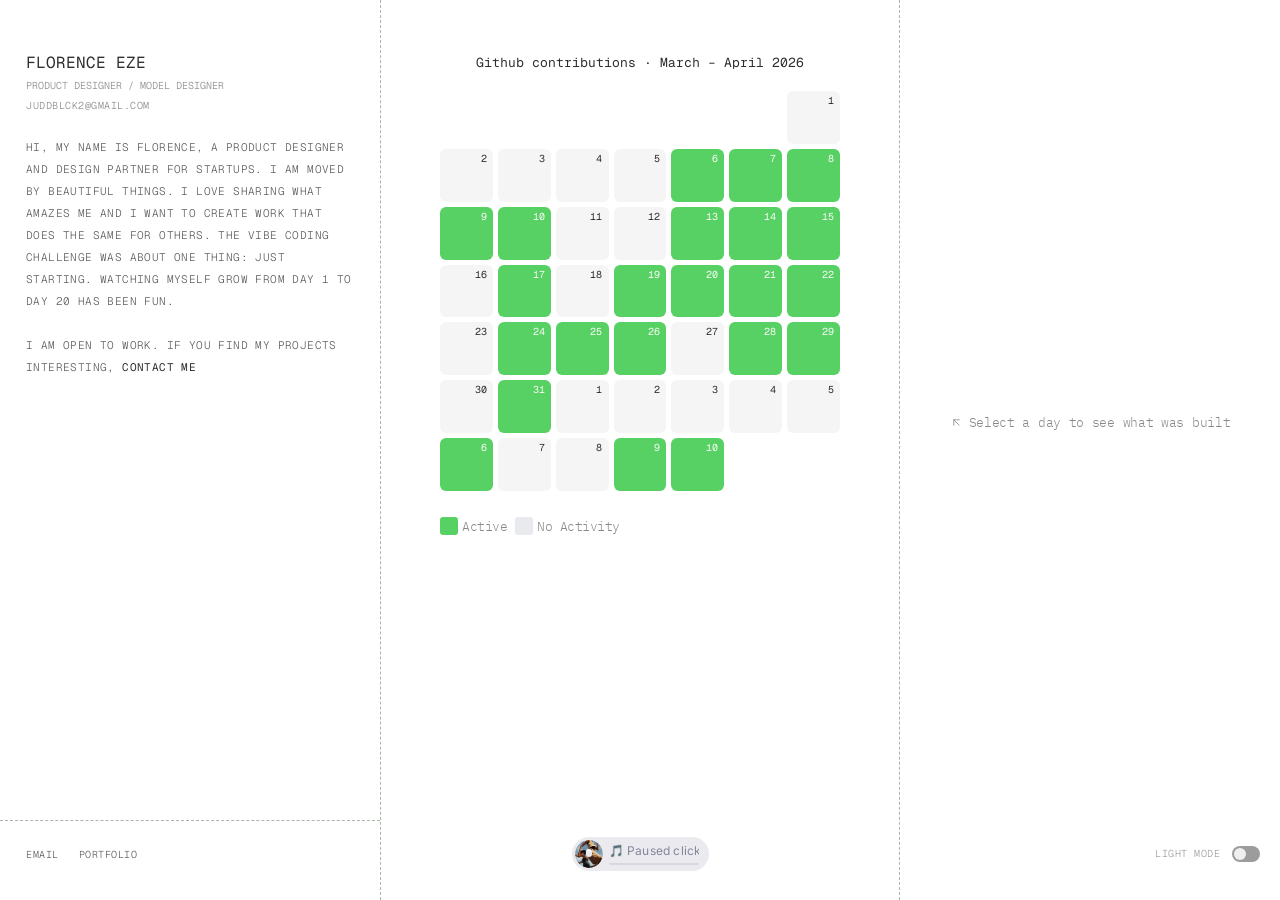
<file: index.html>
<!DOCTYPE html>
<html lang="en">
<head>
  <meta charset="UTF-8" />
  <meta name="viewport" content="width=device-width, initial-scale=1.0" />
  <title>Florence Eze — Portfolio</title>
  <link rel="icon" href="favicon.svg" type="image/svg+xml" />
  <link rel="preconnect" href="https://fonts.googleapis.com" />
  <link rel="preconnect" href="https://fonts.gstatic.com" crossorigin />
  <link href="https://fonts.googleapis.com/css2?family=Geist+Mono:wght@300;400;500&family=IBM+Plex+Mono:wght@300;400&family=Inter:wght@300;400&display=swap" rel="stylesheet" />
  <meta name="description" content="Florence Eze — Product designer and design partner for startups. 20+ days of daily builds showcasing UI, product, and AI-powered design work." />
  <meta name="author" content="Florence Eze" />
  <link rel="canonical" href="https://vibe-coding.vercel.app/" />
  <!-- Open Graph / social preview -->
  <meta property="og:type" content="website" />
  <meta property="og:url" content="https://vibe-coding.vercel.app/" />
  <meta property="og:title" content="Florence Eze — Portfolio" />
  <meta property="og:description" content="Product designer and design partner for startups. 20+ days of daily builds." />
  <meta property="og:image" content="https://vibe-coding.vercel.app/projects/og-image.png" />
  <meta property="og:image:width" content="1200" />
  <meta property="og:image:height" content="630" />
  <meta property="og:image:alt" content="Uppercase mono title card reading 20 days of vibe coding, beside a GitHub contribution calendar for March to April 2026." />
  <meta property="og:site_name" content="Florence Eze" />
  <meta name="twitter:card" content="summary_large_image" />
  <meta name="twitter:title" content="Florence Eze — Portfolio" />
  <meta name="twitter:description" content="Product designer and design partner for startups. 20+ days of daily builds showcasing UI, product, and AI-powered design work." />
  <meta name="twitter:image" content="https://vibe-coding.vercel.app/projects/og-image.png" />
  <meta name="twitter:image:alt" content="Uppercase mono title card reading 20 days of vibe coding, beside a GitHub contribution calendar for March to April 2026." />
  <link rel="stylesheet" href="styles.css" />
  <script type="application/ld+json">
  {
    "@context": "https://schema.org",
    "@type": "Person",
    "name": "Florence Eze",
    "url": "https://vibe-coding.vercel.app/",
    "email": "juddblck2@gmail.com",
    "jobTitle": "Product Designer",
    "description": "Product designer and design partner for startups. 20+ days of daily builds showcasing UI, product, and AI-powered design work.",
    "sameAs": [
      "https://www.florenceeze.com/"
    ]
  }
  </script>
</head>
<body>

<!-- ── Mobile top nav (hidden on desktop) ── -->
<header class="mobile-header" id="mobile-header">
  <span class="mobile-brand">Florence</span>
  <div class="mobile-nav-group">
    <span class="mobile-nav-item" onclick="document.querySelector('.sidebar').scrollIntoView({behavior:'smooth'})">About</span>
    <span class="mobile-nav-item" onclick="document.querySelector('.footer').scrollIntoView({behavior:'smooth'})">Contact</span>
    <button class="mobile-theme-icon" id="theme-icon-mobile" onclick="toggleTheme()" aria-label="Toggle theme">
      <svg class="icon-sun" xmlns="http://www.w3.org/2000/svg" width="18" height="18" viewBox="0 0 24 24" fill="none" stroke="currentColor" stroke-width="2" stroke-linecap="round" stroke-linejoin="round">
        <circle cx="12" cy="12" r="5"/>
        <line x1="12" y1="1" x2="12" y2="3"/><line x1="12" y1="21" x2="12" y2="23"/>
        <line x1="4.22" y1="4.22" x2="5.64" y2="5.64"/><line x1="18.36" y1="18.36" x2="19.78" y2="19.78"/>
        <line x1="1" y1="12" x2="3" y2="12"/><line x1="21" y1="12" x2="23" y2="12"/>
        <line x1="4.22" y1="19.78" x2="5.64" y2="18.36"/><line x1="18.36" y1="5.64" x2="19.78" y2="4.22"/>
      </svg>
      <svg class="icon-moon" xmlns="http://www.w3.org/2000/svg" width="18" height="18" viewBox="0 0 24 24" fill="none" stroke="currentColor" stroke-width="2" stroke-linecap="round" stroke-linejoin="round">
        <path d="M21 12.79A9 9 0 1 1 11.21 3 7 7 0 0 0 21 12.79z"/>
      </svg>
    </button>
  </div>
</header>

<div class="divider-left"></div>
<div class="divider-right"></div>
<div class="page">

  <!-- ── Left Sidebar ── -->
  <aside class="sidebar">
    <div class="sidebar-header">
      <h1 class="name">Florence Eze</h1>
      <h2 class="title">Product Designer / Model Designer</h2>
      <span class="email" onclick="copyEmailSidebar(this)">JUddblck2@gmail.com</span>
    </div>

    <p class="bio">Hi, my name is Florence, a product designer and design partner for startups. I am moved by beautiful things. I love sharing what amazes me and I want to create work that does the same for others. The vibe coding challenge was about one thing: just starting. Watching myself grow from Day 1 to Day 20 has been fun.<br><br>I am open to work. If you find my projects interesting, <a class="contact-link" href="mailto:juddblck2@gmail.com">contact me</a></p>

  </aside>

  <!-- ── Center: Calendar ── -->
  <main class="center">
    <p class="cal-label">Github contributions · March – April 2026</p>

    <div class="calendar" id="calendar"></div>

    <div class="legend">
      <div class="legend-item">
        <div class="legend-dot active"></div>
        <span class="legend-label">Active</span>
      </div>
      <div class="legend-item">
        <div class="legend-dot inactive"></div>
        <span class="legend-label">No Activity</span>
      </div>
    </div>
  </main>

  <!-- ── Right Panel ── -->
  <aside class="right-panel" id="right-panel">

    <!-- Empty state -->
    <div class="panel-empty" id="panel-empty">
      <div class="panel-empty-row">
        <svg class="panel-empty-icon" xmlns="http://www.w3.org/2000/svg" width="13" height="13" viewBox="0 0 24 24" fill="none" stroke="currentColor" stroke-width="1.5" stroke-linecap="round" stroke-linejoin="round">
          <line x1="17" y1="17" x2="7" y2="7"/>
          <polyline points="17 7 7 7 7 17"/>
        </svg>
        <span class="panel-empty-text">Select a day to see what was built</span>
      </div>
    </div>

    <!-- Project content (hidden until a day is selected) -->
    <div class="panel-content" id="panel-content" style="display:none;">
        <div class="project-image media-loading" id="panel-media"></div>
        <div class="toggle-switch">
          <button class="toggle-btn selected" onclick="toggleView(this,'Prototype')">Prototype</button>
          <button class="toggle-btn" onclick="toggleView(this,'Prompt')">Prompt</button>
        </div>

      <div class="project-info">
        <div class="project-title-block">
          <p class="project-title" id="panel-title"></p>
          <div class="project-meta">
            <span>2026</span>
            <span>·</span>
            <span id="panel-day"></span>
          </div>
        </div>
        <p class="project-desc" id="panel-desc"></p>
        <button class="live-link-btn" id="panel-link" onclick="openLiveLink()">Live Link</button>
      </div>
    </div>

  </aside>

</div>

<!-- ── Footer ── -->
<footer class="footer">
  <nav class="footer-nav">
    <a class="nav-link" href="mailto:juddblck2@gmail.com">Email</a>
    <a class="nav-link" href="https://www.florenceeze.com/" target="_blank" rel="noopener noreferrer">Portfolio</a>
  </nav>
  <div class="footer-mobile-nav">
    <a class="nav-link" href="mailto:juddblck2@gmail.com">Email</a>
    <a class="nav-link" href="https://www.florenceeze.com/" target="_blank" rel="noopener noreferrer">Portfolio</a>
  </div>
  <div class="footer-center">
    <div class="spotify-widget" id="spotify-widget">
      <button class="sp-btn sp-prev" onclick="spPrev()">‹</button>
      <div class="spotify-art" id="sp-disc" onclick="spToggle()">
        <img src="projects/img.png" alt="disc" />
        <div class="spotify-center-dot"></div>
      </div>
      <button class="sp-btn sp-next" onclick="spNext()">›</button>
      <div class="spotify-info">
        <span class="spotify-text" id="sp-title">click disc to play</span>
        <div class="spotify-progress-track" onclick="spSeek(event)">
          <div class="spotify-progress-fill" id="sp-fill"></div>
        </div>
      </div>
    </div>
  </div>
  <div class="footer-right">
<div class="theme-toggle" style="position:static;opacity:0.6;">
      <span class="theme-label" id="theme-label">Light Mode</span>
      <div class="toggle-pill" id="theme-pill" onclick="toggleTheme()">
        <div class="toggle-thumb"></div>
      </div>
    </div>
  </div>
</footer>

<script src="script.js" defer></script>
</body>
</html>
</file>
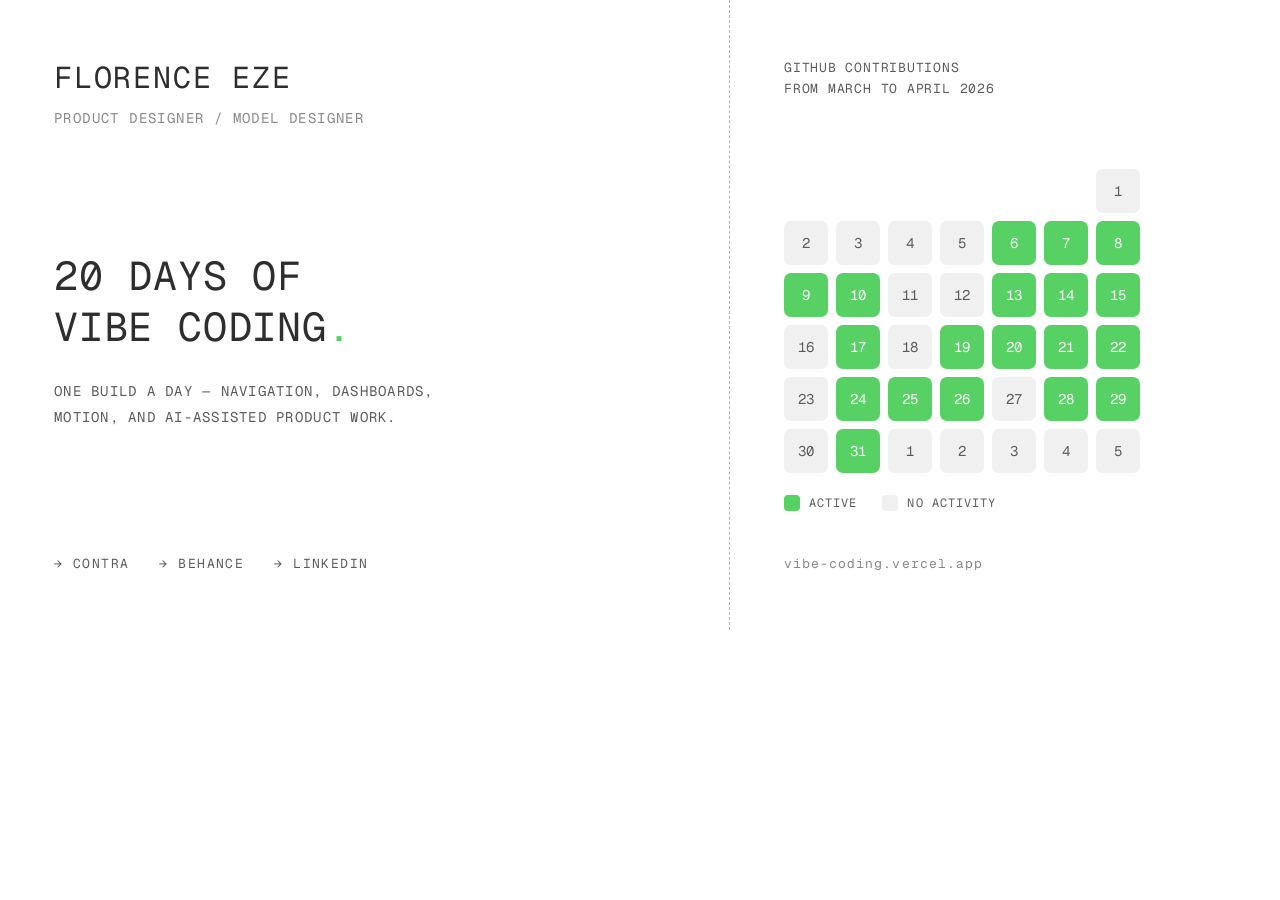
<file: og-card.source.html>
<!DOCTYPE html>
<html><head><meta charset="utf-8">
<link rel="preconnect" href="https://fonts.googleapis.com">
<link rel="preconnect" href="https://fonts.gstatic.com" crossorigin>
<link href="https://fonts.googleapis.com/css2?family=Geist+Mono:wght@300;400;500&display=swap" rel="stylesheet">
<style>
  :root{
    --green:#58d164; --base:#2e2e2e; --muted:#888;
    --subtle:#5c5c5c; --border:#a8b6a8; --bg:#fff; --inactive:#f0f0f0;
  }
  *{margin:0;padding:0;box-sizing:border-box}
  html,body{width:1200px;height:630px}
  body{
    background:var(--bg); color:var(--base);
    font-family:'Geist Mono',ui-monospace,SFMono-Regular,Menlo,monospace;
    display:grid; grid-template-columns:1fr 1px 470px;
    position:relative; overflow:hidden;
  }
  .rule{background:transparent; border-right:1px dashed var(--border)}

  .col{padding:58px 54px; display:flex; flex-direction:column; justify-content:space-between}

  /* ── left ── */
  .name{font-size:30px; letter-spacing:.06em; text-transform:uppercase; font-weight:400}
  .role{font-size:14px; letter-spacing:.1em; text-transform:uppercase; color:var(--muted); margin-top:12px}

  .statement{margin:auto 0}
  .lede{
    font-size:40px; line-height:1.28; letter-spacing:.02em;
    text-transform:uppercase; font-weight:400;
  }
  .lede em{font-style:normal; color:var(--green)}
  .sub{
    font-size:14px; line-height:1.85; letter-spacing:.09em; text-transform:uppercase;
    color:var(--subtle); margin-top:26px; max-width:470px;
  }

  .links{display:flex; gap:30px; font-size:13px; letter-spacing:.11em;
         text-transform:uppercase; color:var(--subtle)}
  .links span{white-space:nowrap}

  /* ── right: contribution calendar, as on the site ── */
  .cal-head{font-size:13px; letter-spacing:.06em; color:var(--subtle);
            text-transform:uppercase; line-height:1.6}
  .grid{display:grid; grid-template-columns:repeat(7,44px); gap:8px; margin:26px 0 22px}
  .grid i{
    width:44px; height:44px; border-radius:7px; background:var(--inactive);
    display:flex; align-items:center; justify-content:center;
    font-size:14px; color:var(--subtle); font-style:normal;
  }
  .grid i.on{background:var(--green); color:#fafafa}
  .grid i.pad{background:transparent}
  .legend{display:flex; align-items:center; font-size:12px; letter-spacing:.09em;
          text-transform:uppercase; color:var(--subtle); gap:9px}
  .legend b{width:16px;height:16px;border-radius:4px;background:var(--green);display:inline-block}
  .legend u{width:16px;height:16px;border-radius:4px;background:var(--inactive);
            display:inline-block; margin-left:16px}
  .url{font-size:13px; letter-spacing:.08em; color:var(--muted); text-transform:lowercase}
</style></head>
<body>
  <div class="col">
    <div>
      <div class="name">Florence Eze</div>
      <div class="role">Product Designer / Model Designer</div>
    </div>

    <div class="statement">
      <div class="lede">20 days of<br>vibe coding<em>.</em></div>
      <div class="sub">One build a day — navigation, dashboards,<br>motion, and AI-assisted product work.</div>
    </div>

    <div class="links">
      <span>&rarr; Contra</span><span>&rarr; Behance</span><span>&rarr; LinkedIn</span>
    </div>
  </div>

  <div class="rule"></div>

  <div class="col">
    <div class="cal-head">Github contributions<br>from March to April 2026</div>
    <div>
      <div class="grid">
        <i class="pad"></i><i class="pad"></i><i class="pad"></i><i class="pad"></i><i class="pad"></i><i class="pad"></i><i>1</i>
        <i>2</i><i>3</i><i>4</i><i>5</i><i class="on">6</i><i class="on">7</i><i class="on">8</i>
        <i class="on">9</i><i class="on">10</i><i>11</i><i>12</i><i class="on">13</i><i class="on">14</i><i class="on">15</i>
        <i>16</i><i class="on">17</i><i>18</i><i class="on">19</i><i class="on">20</i><i class="on">21</i><i class="on">22</i>
        <i>23</i><i class="on">24</i><i class="on">25</i><i class="on">26</i><i>27</i><i class="on">28</i><i class="on">29</i>
        <i>30</i><i class="on">31</i><i>1</i><i>2</i><i>3</i><i>4</i><i>5</i>
      </div>
      <div class="legend"><b></b> Active <u></u> No activity</div>
    </div>
    <div class="url">vibe-coding.vercel.app</div>
  </div>
</body></html>
</file>
<file: styles.css>
*, *::before, *::after { box-sizing: border-box; margin: 0; padding: 0; }


:root {
  --green: #58d164;
  --inactive: #f5f5f5;
  --base: #2e2e2e;
  --muted: #888;
  --subtle: #5c5c5c;
  --border: #a8b6a8;
  --bg: #fff;
}

html {
  height: 100%;
  background: var(--bg);
}

body {
  height: 100%;
  background: var(--bg);
  font-family: 'Geist Mono', monospace;
  color: var(--base);
  overflow: hidden;
}

/* ── Layout ─────────────────────────────────── */
.page {
  display: grid;
  grid-template-columns: 380px 1fr 380px;
  height: 100vh;
  overflow: hidden;
}

/* Full-height dashed dividers via fixed overlay */
.divider-left, .divider-right {
  position: fixed;
  top: 0;
  bottom: 0;
  width: 1px;
  pointer-events: none;
  z-index: 10;
  border-right: 1px dashed var(--border);
}
.divider-left  { left: 380px; }
.divider-right { right: 380px; }

/* ── Left Sidebar ───────────────────────────── */
.sidebar {
  padding: 52px 26px 80px 26px;
  display: flex;
  flex-direction: column;
  gap: 22px;
  overflow-y: auto;
  animation: fadeUp 0.6s ease both;
}

.sidebar::-webkit-scrollbar,
.right-panel::-webkit-scrollbar { display: none; }
.sidebar, .right-panel { scrollbar-width: none; }

.sidebar-header { display: flex; flex-direction: column; gap: 4px; }

.name {
  font-size: 16px;
  font-weight: 400;
  line-height: 22px;
  text-transform: uppercase;
  letter-spacing: 0;
  margin: 0;
}

.title {
  font-size: 10px;
  font-weight: 300;
  line-height: 16px;
  color: var(--muted);
  text-transform: uppercase;
  margin: 0;
}

.email {
  font-size: 10px;
  font-weight: 300;
  line-height: 16px;
  text-transform: uppercase;
  letter-spacing: 0.5px;
  color: transparent;
  text-decoration: none;
  background: linear-gradient(90deg, var(--muted) 0%, var(--muted) 100%);
  -webkit-background-clip: text;
  -webkit-text-fill-color: transparent;
  background-clip: text;
  cursor: pointer;
  transition: background 0.3s ease;
}

.email:hover {
  background: linear-gradient(90deg, #5c5c5c, #a78bfa, #60a5fa, #34d399, #fbbf24, #f87171, #5c5c5c, #a78bfa, #60a5fa);
  background-size: 300% 100%;
  -webkit-background-clip: text;
  background-clip: text;
  animation: rainbowSweep 3s ease infinite;
}

.bio {
  font-size: 11px;
  font-weight: 300;
  line-height: 22px;
  letter-spacing: 0.4px;
  color: var(--subtle);
  text-transform: uppercase;
}

.tagline {
  font-size: 10px;
  font-weight: 300;
  line-height: 20px;
  color: var(--subtle);
  letter-spacing: 0.5px;
}

.currently {
  font-size: 11px;
  font-weight: 300;
  line-height: 22px;
  letter-spacing: 0.4px;
  color: var(--subtle);
  text-transform: uppercase;
}

.contact-link {
  font-weight: 400;
  color: transparent;
  text-decoration: none;
  background: linear-gradient(90deg, var(--base) 0%, var(--base) 100%);
  -webkit-background-clip: text;
  -webkit-text-fill-color: transparent;
  background-clip: text;
  cursor: pointer;
  transition: background 0.3s ease;
}

.contact-link:hover {
  background: linear-gradient(90deg, #5c5c5c, #a78bfa, #60a5fa, #34d399, #fbbf24, #f87171, #5c5c5c, #a78bfa, #60a5fa);
  background-size: 300% 100%;
  -webkit-background-clip: text;
  -webkit-text-fill-color: transparent;
  background-clip: text;
  animation: rainbowSweep 3s ease infinite;
}

.nav-links {
  border-top: 1px dashed var(--border);
  padding-top: 8px;
  display: flex;
  flex-direction: column;
  gap: 8px;
}

.nav-link {
  font-family: 'Geist Mono', 'Noto Sans', sans-serif;
  font-size: 10px;
  font-weight: 300;
  line-height: 1;
  display: inline-flex;
  align-items: center;
  text-transform: uppercase;
  letter-spacing: 0.5px;
  color: var(--subtle);
  text-decoration: none;
  background: linear-gradient(90deg, var(--subtle) 0%, var(--subtle) 100%);
  -webkit-background-clip: text;
  -webkit-text-fill-color: transparent;
  background-clip: text;
  cursor: pointer;
  transition: background 0.3s ease;
}

.nav-link:hover {
  background: linear-gradient(90deg, #5c5c5c, #a78bfa, #60a5fa, #34d399, #fbbf24, #f87171, #5c5c5c, #a78bfa, #60a5fa);
  background-size: 300% 100%;
  -webkit-background-clip: text;
  background-clip: text;
  animation: rainbowSweep 3s ease infinite;
}

/* ── Center ─────────────────────────────────── */
.center {
  display: flex;
  flex-direction: column;
  align-items: center;
  padding: 53px 48px 0;
  gap: 18px;
  min-width: 0;
  animation: fadeUp 0.6s 0.18s ease both;
}

.cal-label {
  font-size: 13px;
  font-weight: 400;
  line-height: 20px;
  color: var(--base);
  white-space: nowrap;
}


.calendar {
  display: flex;
  flex-direction: column;
  gap: 5px;
  width: 100%;
  max-width: 400px;
}

.cal-row {
  display: flex;
  gap: 5px;
  width: 100%;
}

.day {
  flex: 1;
  aspect-ratio: 1;
  border-radius: 6px;
  position: relative;
  cursor: pointer;
  transition: transform 0.15s ease, box-shadow 0.15s ease;
  min-width: 0;
}

.day-num {
  position: absolute;
  top: 5px;
  right: 6px;
  font-size: 10px;
  font-weight: 400;
  letter-spacing: 0.1px;
  line-height: 1;
}

.day.inactive .day-num { color: var(--base); }
.day.active   .day-num { color: #fafafa; }
.day.extra    .day-num { color: #fafafa; }
.day.empty    .day-num { display: none; }

/* Stagger entrance */
@keyframes fadeUp {
  from { opacity: 0; transform: translateY(24px); }
  to   { opacity: 1; transform: translateY(0); }
}

@keyframes ripple {
  to { transform: scale(2.5); opacity: 0; }
}

@keyframes dayIn {
  from { opacity: 0; transform: scale(0.7); }
  to   { opacity: 1; transform: scale(1); }
}
.day {
  animation: dayIn 0.3s ease both;
}

.day:hover { transform: scale(1.05); box-shadow: 0 2px 8px rgba(0,0,0,0.12); }

.day.inactive { background: var(--inactive); color: var(--base); }
.day.active   { background: var(--green); color: #fafafa; }
.day.empty    { background: var(--inactive); visibility: hidden; }
.day.extra    { background: var(--green); color: var(--base); }

/* Selected day ring */
.day.selected-day {
  outline: 2px solid var(--base);
  outline-offset: 2px;
}


/* Tooltip */
.day-tooltip {
  position: absolute;
  bottom: calc(100% + 6px);
  left: 50%;
  transform: translateX(-50%) translateY(4px);
  background: #1a1a1a;
  color: #fff;
  font-family: 'Geist Mono', monospace;
  font-size: 9px;
  font-weight: 300;
  letter-spacing: 0.3px;
  white-space: nowrap;
  padding: 4px 8px;
  border-radius: 4px;
  pointer-events: none;
  opacity: 0;
  transition: opacity 0.15s ease, transform 0.15s ease;
  z-index: 100;
}

.day:hover .day-tooltip {
  opacity: 1;
  transform: translateX(-50%) translateY(0);
}

/* Legend */
.legend {
  display: flex;
  gap: 8px;
  align-items: center;
  width: 100%;
  max-width: 400px;
  justify-content: flex-start;
  padding-top: 8px;
}

.legend-item {
  display: flex;
  gap: 4px;
  align-items: center;
}

.legend-dot {
  width: 18px;
  height: 18px;
  border-radius: 3px;
  flex-shrink: 0;
}

.legend-dot.active   { background: var(--green); }
.legend-dot.inactive { background: #e8eaee; }

.legend-label {
  font-family: 'IBM Plex Mono', monospace;
  font-size: 13px;
  font-weight: 300;
  color: var(--muted);
  letter-spacing: -0.5px;
  white-space: nowrap;
}

/* ── Right Panel ────────────────────────────── */
.right-panel {
  padding: 24px 20px 80px;
  overflow-y: auto;
  display: flex;
  flex-direction: column;
  gap: 20px;
  height: 100%;
  transition: opacity 0.2s ease;
  animation: fadeUp 0.6s 0.36s ease both;
}

.panel-empty {
  display: flex;
  flex-direction: column;
  align-items: center;
  justify-content: center;
  gap: 24px;
  flex: 1;
}

.panel-empty-row {
  display: flex;
  align-items: center;
  gap: 6px;
}

.panel-empty-icon {
  color: var(--muted);
  flex-shrink: 0;
}

.panel-empty-text {
  font-family: 'IBM Plex Mono', monospace;
  font-size: 13px;
  font-weight: 300;
  color: var(--muted);
  letter-spacing: -0.3px;
}

body.dark .panel-empty-text { color: #555; }

.panel-content {
  display: flex;
  flex-direction: column;
  gap: 24px;
}

.project-image {
  width: 100%;
  height: 320px;
  min-height: 320px;
  border-radius: 8px;
  overflow: hidden;
  display: block;
  background: var(--inactive);
  flex-shrink: 0;
}

@keyframes shimmer {
  0%   { background-position: -400px 0; }
  100% { background-position:  400px 0; }
}
.media-loading {
  background: linear-gradient(90deg, #ebebeb 25%, #f5f5f5 50%, #ebebeb 75%);
  background-size: 800px 100%;
  animation: shimmer 1.4s ease infinite;
}

.toggle-switch {
  display: flex;
  background: #f0f0f0;
  border-radius: 999px;
  padding: 4px;
  align-self: center;
  gap: 0;
}

.toggle-btn {
  font-family: 'Geist Mono', monospace;
  font-size: 11px;
  font-weight: 400;
  padding: 8px 22px;
  border-radius: 999px;
  border: none;
  cursor: pointer;
  letter-spacing: -0.5px;
  text-align: center;
  transition: background 0.2s ease;
  color: #000;
}

.toggle-btn.selected { background: #fff; }
.toggle-btn:not(.selected) { background: transparent; }

.project-info {
  border-top: 1px dashed var(--border);
  padding-top: 6px;
  display: flex;
  flex-direction: column;
  gap: 16px;
}

.project-title-block { display: flex; flex-direction: column; gap: 2px; }

.project-title {
  font-size: 14px;
  font-weight: 400;
  line-height: 20px;
  color: #000;
  letter-spacing: -1px;
  overflow-wrap: break-word;
}

.project-meta {
  display: flex;
  gap: 6px;
  align-items: center;
  font-size: 11px;
  font-weight: 400;
  color: var(--muted);
  letter-spacing: -0.5px;
}

.project-desc {
  font-size: 11px;
  font-weight: 300;
  line-height: 22px;
  letter-spacing: 0.4px;
  text-transform: uppercase;
  color: var(--subtle);
  width: 100%;
  max-width: 313px;
}

.live-link-btn {
  background: var(--green);
  border: none;
  border-radius: 6px;
  padding: 10px 16px;
  width: 100%;
  font-family: 'Geist Mono', monospace;
  font-size: 11px;
  font-weight: 300;
  color: #fff;
  text-transform: uppercase;
  letter-spacing: 0;
  cursor: pointer;
  transition: background 0.2s ease;
  position: relative;
  overflow: hidden;
}

.live-link-btn:hover { background: #46c152; }


/* ── Footer ─────────────────────────────────── */
.footer {
  position: fixed;
  bottom: 0;
  left: 0;
  right: 0;
  height: 80px;
  background: #fff;
  display: grid;
  grid-template-columns: 380px 1fr 380px;
  align-items: center;
  padding-bottom: 12px;
  animation: fadeUp 0.6s 0.35s ease both;
}

.footer-nav {
  display: flex;
  flex-direction: row;
  align-items: center;
  gap: 20px;
  padding: 0 26px;
  border-top: 1px dashed var(--border);
  height: 100%;
}

.footer-center { display: flex; justify-content: center; }

.footer-right {
  display: flex;
  align-items: center;
  gap: 20px;
  justify-content: flex-end;
  padding: 0 20px;
}

@keyframes rainbowSweep {
  0%   { background-position: 0% 50%; }
  50%  { background-position: 100% 50%; }
  100% { background-position: 0% 50%; }
}

@keyframes vinylSpin {
  from { transform: rotate(0deg); }
  to   { transform: rotate(360deg); }
}

.spotify-widget {
  display: flex;
  align-items: center;
  gap: 0;
  background: #ebebef;
  border-radius: 64px;
  padding: 3px 10px 3px 3px;
  cursor: default;
  transition: gap 0.3s ease, padding 0.25s ease, box-shadow 0.3s ease;
}

.spotify-widget:hover {
  gap: 2px;
  padding: 3px 10px 3px 6px;
  box-shadow: 0 2px 14px rgba(0,0,0,0.10);
}

.sp-btn {
  background: none;
  border: none;
  cursor: pointer;
  font-size: 15px;
  color: #82879e;
  line-height: 1;
  width: 0;
  padding: 0;
  overflow: hidden;
  opacity: 0;
  transition: width 0.3s ease, opacity 0.25s ease, color 0.15s;
  flex-shrink: 0;
}

.sp-btn:hover { color: #2e2e2e; }

.spotify-widget:hover .sp-btn {
  width: 14px;
  opacity: 1;
}

.spotify-art {
  width: 28px;
  height: 28px;
  border-radius: 100px;
  position: relative;
  flex-shrink: 0;
  cursor: pointer;
  transition: transform 0.2s ease;
}

.spotify-art:hover { transform: scale(1.1); }

.spotify-art img {
  width: 100%;
  height: 100%;
  object-fit: cover;
  border-radius: 100px;
  animation: vinylSpin 10s linear infinite;
  animation-play-state: paused;
}

.spotify-art.playing img {
  animation: vinylSpin 3s linear infinite;
  animation-play-state: running;
}

.spotify-center-dot {
  position: absolute;
  top: 50%;
  left: 50%;
  transform: translate(-50%, -50%);
  width: 6px;
  height: 6px;
  background: #ebebef;
  border-radius: 100px;
  pointer-events: none;
  z-index: 2;
  transition: background 0.3s;
}

.spotify-info {
  display: flex;
  flex-direction: column;
  gap: 4px;
  overflow: hidden;
  width: 90px;
  margin-left: 6px;
}

@keyframes spTicker {
  0%   { transform: translateX(0); }
  100% { transform: translateX(-50%); }
}

.spotify-text {
  font-family: 'Inter', sans-serif;
  font-size: 12px;
  font-weight: 400;
  color: #82879e;
  letter-spacing: 0.2px;
  white-space: nowrap;
  overflow: hidden;
  text-overflow: ellipsis;
  line-height: 1.3;
}

.spotify-text.ticker {
  display: inline-block;
  overflow: visible;
  text-overflow: clip;
  width: max-content;
  animation: spTicker 8s linear infinite;
}

.spotify-progress-track {
  height: 2px;
  background: #d8d8e1;
  border-radius: 12px;
  width: 100%;
  cursor: pointer;
}

.spotify-progress-fill {
  height: 2px;
  width: 0%;
  background: #7a7f97;
  border-radius: 12px;
  transition: width 0.4s linear;
}

/* ── Theme toggle ───────────────────────────── */
.theme-toggle {
  display: flex;
  align-items: center;
  gap: 12px;
}

.theme-label {
  font-size: 10px;
  font-weight: 300;
  color: var(--subtle);
  text-transform: uppercase;
  letter-spacing: 0.5px;
  line-height: 16px;
}

.toggle-pill {
  width: 28px;
  height: 16px;
  background: var(--subtle);
  border-radius: 999px;
  display: flex;
  align-items: center;
  padding: 2px;
  cursor: pointer;
  transition: background 0.3s ease;
}

.toggle-pill.dark-mode { background: #111; }

.toggle-thumb {
  width: 12px;
  height: 12px;
  border-radius: 6px;
  background: #e5e5e5;
  transition: transform 0.3s ease;
}

.toggle-pill.dark-mode .toggle-thumb { transform: translateX(12px); }

/* ── Dark mode ──────────────────────────────── */
body.dark {
  --bg: #111;
  --base: #f0f0f0;
  --subtle: #aaa;
  --muted: #666;
  --border: #333;
  --inactive: #222;
  background: #111;
}

body.dark .footer                       { background: #111; }
body.dark .toggle-btn                   { color: #f0f0f0; }
body.dark .toggle-btn.selected          { background: #333; color: #f0f0f0; }
body.dark .toggle-switch                { background: #222; }
body.dark .live-link-btn                { background: var(--green); color: #fff; }
body.dark .live-link-btn:hover          { background: #46c152; }
body.dark .spotify-widget               { background: #222; }
body.dark .spotify-widget .sp-btn       { color: #888; }
body.dark .spotify-widget .sp-btn:hover { color: #f0f0f0; }
body.dark .spotify-center-dot           { background: #222; }
body.dark .spotify-progress-track       { background: #333; }
body.dark .spotify-progress-fill        { background: #888; }
body.dark .project-title                { color: #f0f0f0; }
body.dark .media-loading { background: linear-gradient(90deg, #1a1a1a 25%, #2a2a2a 50%, #1a1a1a 75%); background-size: 800px 100%; animation: shimmer 1.4s ease infinite; }
body.dark .name                         { color: #f0f0f0; }
body.dark .day.inactive                 { background: #222; color: #aaa; }
body.dark .legend-dot.inactive          { background: #333; }
body.dark .day.selected-day             { outline-color: #f0f0f0; }
body.dark .project-image                { background: #1a1a1a; }
body.dark .day.extra                    { background: var(--green); }
body.dark .legend-dot.extra             { background: var(--green); }
body.dark .mobile-header                { background: #111; }
body.dark .mobile-brand                 { color: rgba(240,240,240,0.7); }
body.dark .mobile-nav-item              { color: rgba(240,240,240,0.7); }

/* ── Mobile header ──────────────────────────── */
.mobile-header {
  display: none;
  position: fixed;
  top: 0;
  left: 0;
  right: 0;
  height: 56px;
  background: var(--bg);
  z-index: 100;
  align-items: center;
  justify-content: space-between;
  padding: 0 16px;
}

.mobile-brand {
  font-size: 12px;
  font-weight: 400;
  line-height: 24px;
  color: rgba(17,17,17,0.7);
  text-transform: uppercase;
}

.mobile-nav-group {
  display: flex;
  gap: 20px;
  align-items: center;
}

.mobile-nav-item {
  font-size: 11px;
  font-weight: 400;
  line-height: 24px;
  color: rgba(17,17,17,0.7);
  cursor: pointer;
  text-transform: uppercase;
}

.mobile-theme-icon {
  background: none;
  border: none;
  cursor: pointer;
  padding: 4px;
  display: flex;
  align-items: center;
  justify-content: center;
  color: rgba(17,17,17,0.7);
}

.mobile-theme-icon .icon-moon { display: none; }

body.dark .mobile-theme-icon { color: rgba(240,240,240,0.7); }
body.dark .mobile-theme-icon .icon-sun  { display: none; }
body.dark .mobile-theme-icon .icon-moon { display: block; }

/* ── Mobile footer nav ──────────────────────── */
.footer-mobile-nav {
  display: none;
  flex-direction: column;
  gap: 4px;
  padding: 8px 16px 20px;
  border-top: 1px dashed var(--border);
}

/* ── Responsive ─────────────────────────────── */

/* Medium: reduce column widths */
@media (max-width: 1200px) {
  .page                { grid-template-columns: 280px 1fr 280px; }
  .footer              { grid-template-columns: 280px 1fr 280px; }
  .divider-left        { left: 280px; }
  .divider-right       { right: 280px; }
  .sidebar             { padding: 40px 20px 80px; }
  .center              { padding: 60px 10px 0; }
  .right-panel         { padding: 40px 16px 80px; }
  .cal-label           { white-space: normal; }
  .calendar            { max-width: 320px; }
  .legend              { max-width: 320px; }
}

/* Small tablet */
@media (max-width: 900px) {
  .page                { grid-template-columns: 180px 1fr 260px; }
  .footer              { grid-template-columns: 180px 1fr 260px; }
  .divider-left        { left: 180px; }
  .divider-right       { right: 260px; }
  .sidebar             { padding: 32px 12px 80px; gap: 14px; }
  .center              { padding: 60px 8px 0; }
  .right-panel         { padding: 32px 16px 80px; }
  .cal-row             { gap: 4px; }
  .cal-label           { white-space: normal; font-size: 11px; }
  .calendar            { max-width: 260px; }
  .legend              { max-width: 260px; }
  .panel-empty-text    { font-size: 11px; }
  .panel-empty-row     { align-items: flex-start; }
  .project-title       { font-size: 12px; }
  .project-image       { height: 200px; min-height: 200px; }
  .name                { font-size: 13px; }
  .bio                 { font-size: 10px; }
}

/* Mobile */
@media (max-width: 680px) {
  html, body {
    overflow-x: hidden;
    overflow-y: auto;
    height: auto;
    width: 100%;
  }

  .mobile-header       { display: flex; }

  .page {
    grid-template-columns: 1fr;
    grid-template-rows: auto auto auto;
    height: auto;
    overflow: hidden;
    padding-top: 56px;
    min-width: 0;
  }

  .divider-left,
  .divider-right       { display: none; }

  .sidebar {
    order: 3;
    padding: 32px 20px 120px;
    overflow: visible;
    min-width: 0;
  }
  .sidebar .nav-links  { display: none; }

  .center {
    order: 1;
    padding: 32px 20px 40px;
    overflow: visible;
    align-items: flex-start;
    min-width: 0;
  }
  .cal-label           { font-size: 11px; white-space: normal; }
  .calendar            { max-width: 100%; }
  .cal-row             { gap: 5px; }
  .legend              { max-width: 100%; }
  .legend-label        { font-size: 10px; }
  .legend-other        { display: none; }

  .right-panel {
    order: 2;
    padding: 24px 20px 40px;
    overflow: visible;
    border-top: 1px dashed var(--border);
    min-width: 0;
  }
  .project-image       { height: 220px; min-height: 220px; }
  .project-desc        { width: 100%; max-width: 100%; }
  .toggle-switch       { align-self: flex-start; }
  .live-link-btn       { align-self: flex-start; }

  .footer {
    position: static;
    display: block;
    height: auto;
    padding: 0;
    animation: none;
    transform: none;
  }
  .footer-nav          { display: none; }
  .footer-center {
    position: fixed;
    bottom: 16px;
    right: 16px;
    left: auto;
    z-index: 200;
    padding: 0;
    display: flex;
    justify-content: flex-end;
    background: transparent;
    pointer-events: none;
  }
  .spotify-widget {
    pointer-events: all;
    width: auto;
    border-radius: 64px;
    padding: 5px 10px 5px 3px;
    box-shadow: none;
    background: rgba(235, 235, 239, 0.6);
  }
  .sp-btn              { width: 14px; opacity: 1; }
  .spotify-widget:hover .sp-btn { width: 14px; }
  .spotify-info        { width: 90px; margin-left: 6px; }
  .footer-right        { display: none; }
  .name                { font-weight: 500; font-size: 16px; }
  .title               { font-size: 12px; }
  .email               { font-size: 12px; }
  .bio                 { font-size: 13px; line-height: 22px; }
  .currently           { font-size: 13px; }
  .cal-label           { font-size: 12px; white-space: normal; }
  .legend-label        { font-size: 11px; }
  .project-title       { font-size: 14px; }
  .project-desc        { font-size: 13px; line-height: 22px; }
  .project-meta        { font-size: 12px; }
  .toggle-btn          { font-size: 12px; }
  .footer-mobile-nav   { display: flex; gap: 0; }
  .footer-mobile-nav .nav-link {
    font-size: 12px;
    display: flex;
    align-items: center;
    min-height: 44px;
    letter-spacing: 0.5px;
    line-height: 1.2;
  }
}
</file>
